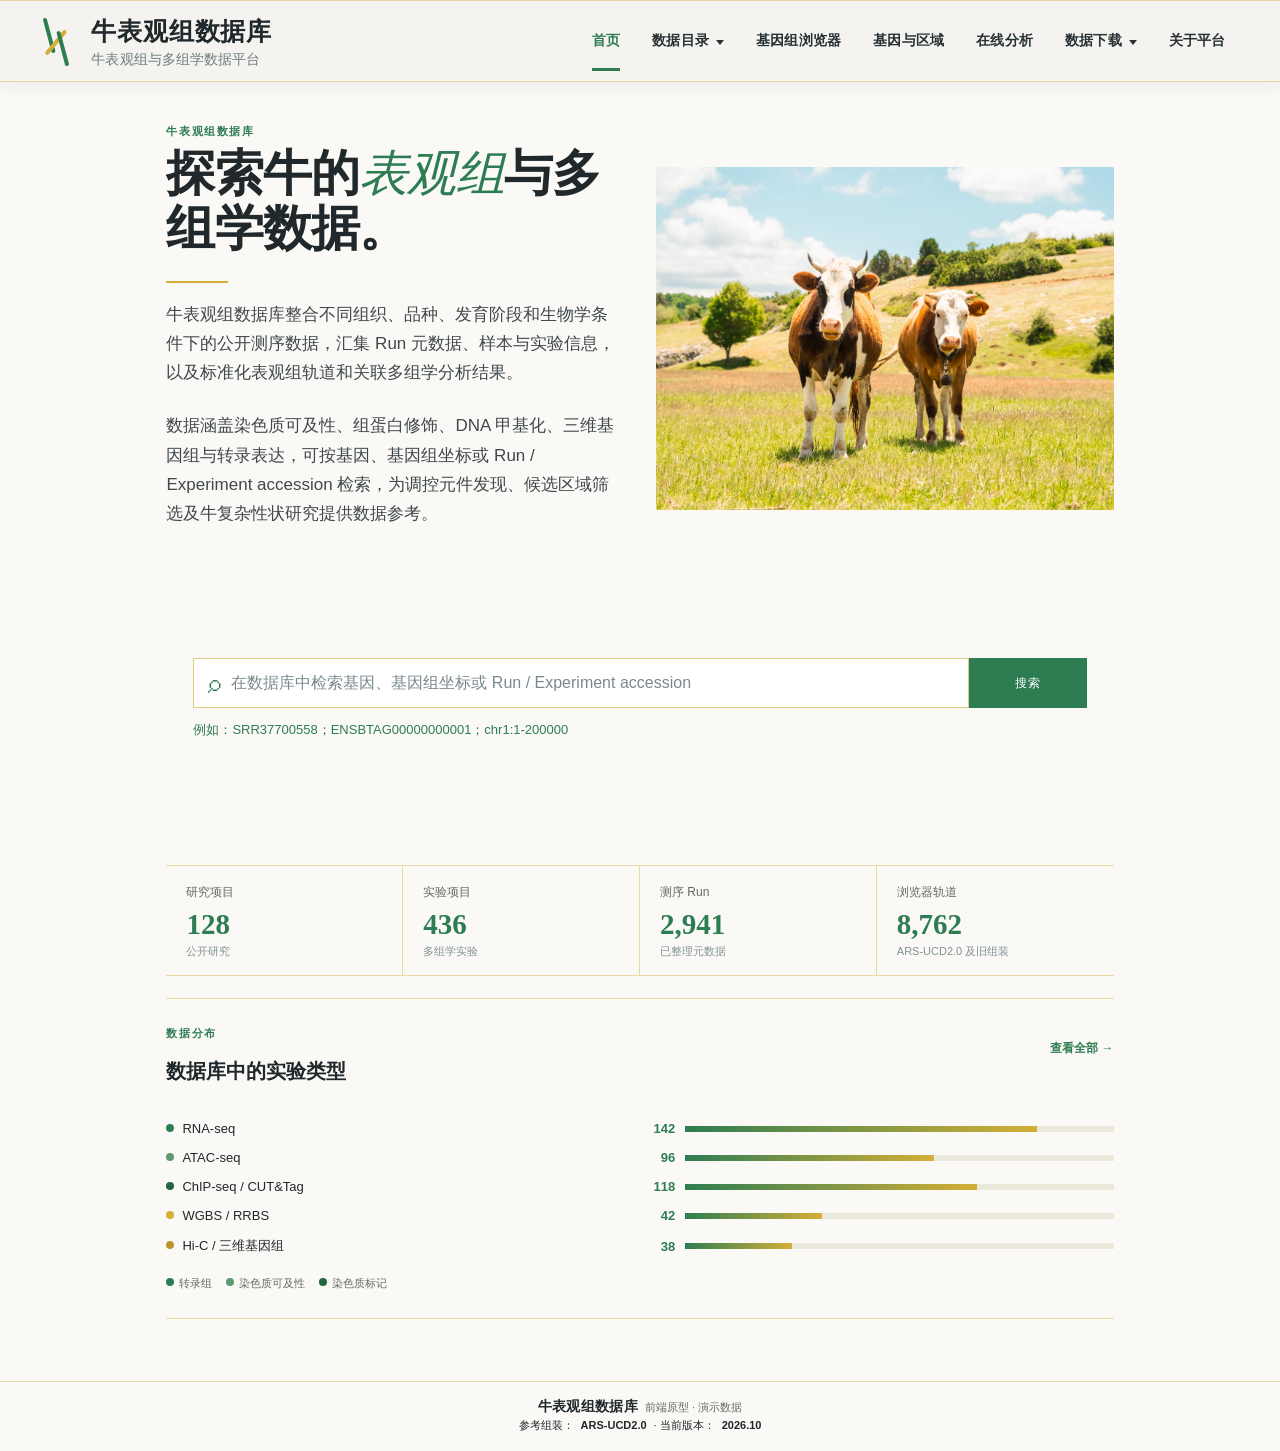
<file: index.html>
<!doctype html>
<html lang="zh-CN">
  <head>
    <meta charset="UTF-8" />
    <meta name="viewport" content="width=device-width, initial-scale=1.0" />
    <title>牛表观组数据库</title>
    <link rel="stylesheet" href="styles.css" />
  </head>
  <body>
    <header class="site-header">
      <div class="brand-strip">
        <div class="brand-wrap">
          <div class="brand-mark" aria-hidden="true"><span></span><span></span><span></span></div>
          <div>
            <div class="brand-title">牛表观组数据库</div>
            <div class="brand-subtitle">牛表观组与多组学数据平台</div>
          </div>
        </div>
      </div>
      <nav class="main-nav" aria-label="主导航">
        <a class="active" href="#home">首页</a>
        <div class="nav-dropdown">
          <button class="nav-trigger" type="button" aria-expanded="false">数据目录 <span class="nav-caret" aria-hidden="true"></span></button>
          <div class="dropdown-menu"><a href="run.html">Run 测序数据</a></div>
        </div>
        <a href="#browser">基因组浏览器</a>
        <a href="#gene">基因与区域</a>
        <a href="#analysis">在线分析</a>
        <a href="#downloads">数据下载 <span class="nav-caret" aria-hidden="true"></span></a>
        <a href="#about">关于平台</a>
      </nav>
    </header>

    <main id="home">
      <section class="portal-intro">
      <section class="hero-shell">
        <div class="hero-copy">
          <p class="eyebrow">牛表观组数据库</p>
          <h1>探索牛的<em>表观组</em>与多组学数据。</h1>
          <p class="hero-text">牛表观组数据库整合不同组织、品种、发育阶段和生物学条件下的公开测序数据，汇集 Run 元数据、样本与实验信息，以及标准化表观组轨道和关联多组学分析结果。</p>
          <p class="hero-text">数据涵盖染色质可及性、组蛋白修饰、DNA 甲基化、三维基因组与转录表达，可按基因、基因组坐标或 Run / Experiment accession 检索，为调控元件发现、候选区域筛选及牛复杂性状研究提供数据参考。</p>
        </div>
        <div class="hero-art">
          <img src="cattle-hero.jpg" width="5641" height="3761" alt="两头牛站在蓝天与草地之间的牧场中" />
        </div>
      </section>

      <section class="search-band" id="catalog">
        <article class="search-card">
          <form id="quickSearch" class="quick-search">
            <label class="sr-only" for="quickSearchInput">数据库搜索</label>
            <div class="search-input-wrap">
              <span class="search-icon" aria-hidden="true">⌕</span>
              <input id="quickSearchInput" type="search" placeholder="在数据库中检索基因、基因组坐标或 Run / Experiment accession" />
            </div>
            <button class="button primary" type="submit">搜索</button>
          </form>
          <p class="search-examples">例如：SRR37700558；ENSBTAG00000000001；chr1:1-200000</p>
          <p id="searchFeedback" class="search-feedback" aria-live="polite"></p>
        </article>
      </section>
      </section>

      <section class="stats-grid" aria-label="数据库概览">
        <div class="stat-card"><span>研究项目</span><strong>128</strong><small>公开研究</small></div>
        <div class="stat-card"><span>实验项目</span><strong>436</strong><small>多组学实验</small></div>
        <div class="stat-card"><span>测序 Run</span><strong>2,941</strong><small>已整理元数据</small></div>
        <div class="stat-card"><span>浏览器轨道</span><strong>8,762</strong><small>ARS-UCD2.0 及旧组装</small></div>
      </section>

      <section class="content-grid">
        <article class="assay-card" id="analysis">
          <div class="panel-heading"><div><div class="section-kicker">数据分布</div><h2>数据库中的实验类型</h2></div><a href="#catalog">查看全部 →</a></div>
          <div class="assay-list">
            <div class="assay-row"><div><span class="dot rna"></span>RNA-seq</div><strong>142</strong><div class="bar"><i style="width:82%"></i></div></div>
            <div class="assay-row"><div><span class="dot atac"></span>ATAC-seq</div><strong>96</strong><div class="bar"><i style="width:58%"></i></div></div>
            <div class="assay-row"><div><span class="dot chip"></span>ChIP-seq / CUT&amp;Tag</div><strong>118</strong><div class="bar"><i style="width:68%"></i></div></div>
            <div class="assay-row"><div><span class="dot methyl"></span>WGBS / RRBS</div><strong>42</strong><div class="bar"><i style="width:32%"></i></div></div>
            <div class="assay-row"><div><span class="dot hic"></span>Hi-C / 三维基因组</div><strong>38</strong><div class="bar"><i style="width:25%"></i></div></div>
          </div>
          <div class="legend"><span><i class="dot rna"></i>转录组</span><span><i class="dot atac"></i>染色质可及性</span><span><i class="dot chip"></i>染色质标记</span></div>
        </article>
      </section>
    </main>

    <footer class="site-footer" id="about"><div><strong>牛表观组数据库</strong><span>前端原型 · 演示数据</span></div><div>参考组装：<b>ARS-UCD2.0</b> · 当前版本：<b>2026.10</b></div></footer>

    <script src="app.js"></script>
  </body>
</html>
</file>
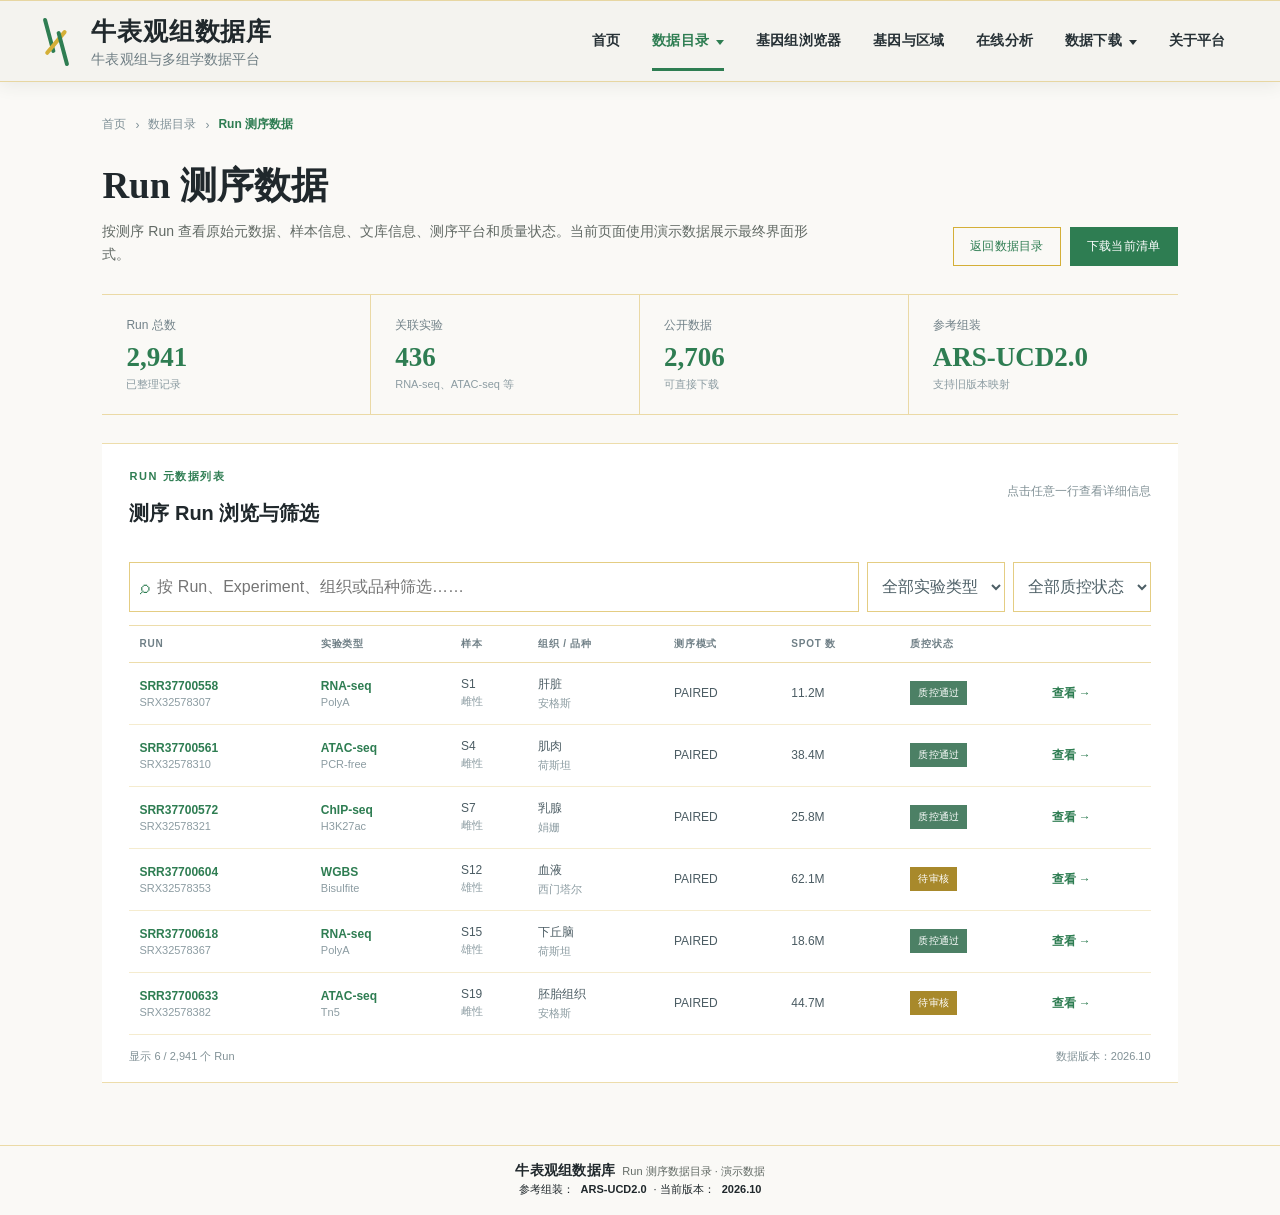
<file: run.html>
<!doctype html>
<html lang="zh-CN">
  <head>
    <meta charset="UTF-8" />
    <meta name="viewport" content="width=device-width, initial-scale=1.0" />
    <title>Run 测序数据 | 牛表观组数据库</title>
    <link rel="stylesheet" href="styles.css" />
  </head>
  <body>
    <header class="site-header">
      <div class="brand-strip">
        <div class="brand-wrap">
          <div class="brand-mark" aria-hidden="true"><span></span><span></span><span></span></div>
          <div>
            <div class="brand-title">牛表观组数据库</div>
            <div class="brand-subtitle">牛表观组与多组学数据平台</div>
          </div>
        </div>
      </div>
      <nav class="main-nav" aria-label="主导航">
        <a href="index.html">首页</a>
        <div class="nav-dropdown">
          <button class="nav-trigger active" type="button" aria-expanded="false">数据目录 <span class="nav-caret" aria-hidden="true"></span></button>
          <div class="dropdown-menu"><a href="run.html">Run 测序数据</a></div>
        </div>
        <a href="index.html#browser">基因组浏览器</a>
        <a href="index.html#gene">基因与区域</a>
        <a href="index.html#analysis">在线分析</a>
        <a href="index.html#downloads">数据下载 <span class="nav-caret" aria-hidden="true"></span></a>
        <a href="index.html#about">关于平台</a>
      </nav>
    </header>

    <main id="run-page">
      <div class="breadcrumb"><a href="index.html">首页</a><span>›</span><a href="index.html#catalog">数据目录</a><span>›</span><strong>Run 测序数据</strong></div>
      <section class="run-page-intro">
        <div>
          <h1>Run 测序数据</h1>
          <p>按测序 Run 查看原始元数据、样本信息、文库信息、测序平台和质量状态。当前页面使用演示数据展示最终界面形式。</p>
        </div>
        <div class="run-page-actions"><a class="button ghost" href="index.html#catalog">返回数据目录</a><button class="button primary" type="button">下载当前清单</button></div>
      </section>

      <section class="run-overview" aria-label="Run 数据概览">
        <div><span>Run 总数</span><strong>2,941</strong><small>已整理记录</small></div>
        <div><span>关联实验</span><strong>436</strong><small>RNA-seq、ATAC-seq 等</small></div>
        <div><span>公开数据</span><strong>2,706</strong><small>可直接下载</small></div>
        <div><span>参考组装</span><strong>ARS-UCD2.0</strong><small>支持旧版本映射</small></div>
      </section>

      <section class="runs-card run-data-section" id="run-data">
        <div class="panel-heading runs-heading"><div><div class="section-kicker">RUN 元数据列表</div><h2>测序 Run 浏览与筛选</h2></div><span class="table-note">点击任意一行查看详细信息</span></div>
        <div class="table-tools">
          <label class="table-search"><span>⌕</span><input id="runSearch" type="search" placeholder="按 Run、Experiment、组织或品种筛选……" /></label>
          <select id="assayFilter"><option value="all">全部实验类型</option><option value="RNA-seq">RNA-seq</option><option value="ATAC-seq">ATAC-seq</option><option value="ChIP-seq">ChIP-seq</option><option value="WGBS">WGBS</option></select>
          <select id="statusFilter"><option value="all">全部质控状态</option><option value="QC passed">质控通过</option><option value="Review">待审核</option></select>
        </div>
        <div class="table-wrap">
          <table>
            <thead><tr><th>Run</th><th>实验类型</th><th>样本</th><th>组织 / 品种</th><th>测序模式</th><th>Spot 数</th><th>质控状态</th><th></th></tr></thead>
            <tbody id="runTableBody"></tbody>
          </table>
        </div>
        <div class="table-footer"><span id="runCount">显示 6 / 2,941 个 Run</span><span>数据版本：2026.10</span></div>
      </section>
    </main>

    <footer class="site-footer"><div><strong>牛表观组数据库</strong><span>Run 测序数据目录 · 演示数据</span></div><div>参考组装：<b>ARS-UCD2.0</b> · 当前版本：<b>2026.10</b></div></footer>

    <div id="runDrawer" class="drawer-backdrop" aria-hidden="true">
      <aside class="run-drawer" role="dialog" aria-modal="true" aria-labelledby="drawerTitle">
        <button id="closeDrawer" class="close-button" type="button" aria-label="关闭">×</button>
        <div class="section-kicker">RUN 详情</div><h2 id="drawerTitle">SRR37700558</h2><p id="drawerSubtitle" class="drawer-subtitle">RNA-seq · S1 · 雌性</p>
        <div id="drawerBody" class="drawer-grid"></div>
        <div class="drawer-actions"><button class="button primary" type="button">打开浏览器</button><button class="button ghost" type="button">下载元数据</button></div>
      </aside>
    </div>
    <script src="app.js"></script>
  </body>
</html>
</file>
<file: styles.css>
:root {
  --maroon: #2E7D52;
  --maroon-dark: #246441;
  --ink: #20282c;
  --muted: #626a65;
  --paper: #ffffff;
  --surface: #FAF9F6;
  --cream: #FAF9F6;
  --line: rgba(212, 175, 55, .42);
  --gold: #D4AF37;
  --nav-bg: #f4f3ef;
  --nav-bg-hover: #f4f3ef;
  --nav-text: #273136;
  --shadow: 0 10px 30px rgba(56, 67, 54, .08);
}

* { box-sizing: border-box; }
html { scroll-behavior: smooth; }
body { margin: 0; overflow-x: hidden; background: var(--cream); color: var(--ink); font-family: Arial, Helvetica, sans-serif; }
a { color: inherit; text-decoration: none; }
button, input, select { font: inherit; }
.site-header { position: sticky; top: 0; z-index: 15; max-width: none; margin: 0; padding: 0 3vw; background: var(--nav-bg); border-top: 1px solid var(--line); border-bottom: 1px solid var(--line); display: flex; align-items: center; justify-content: space-between; gap: 18px; box-shadow: 0 4px 16px rgba(56, 67, 54, .08); }
.brand-strip { min-height: 78px; flex: 1 1 auto; padding: 9px 0 7px; display: flex; align-items: center; justify-content: space-between; gap: 16px; }
.brand-wrap { display: flex; align-items: center; gap: 17px; }
.brand-mark { width: 36px; height: 46px; position: relative; display: flex; gap: 4px; align-items: center; justify-content: center; transform: rotate(12deg); }
.brand-mark span { display: block; height: 36px; width: 4px; border-radius: 5px; background: var(--maroon); }
.brand-mark span:nth-child(1) { transform: translateY(-5px) rotate(-27deg); }
.brand-mark span:nth-child(2) { height: 31px; background: var(--gold); transform: rotate(28deg); }
.brand-mark span:nth-child(3) { transform: translateY(5px) rotate(-27deg); }
.brand-title { color: var(--ink); font: 700 25px Georgia, serif; letter-spacing: .8px; }
.brand-title span { font-weight: 400; }
.brand-subtitle { margin-top: 3px; color: #6e7d83; font: 14px Georgia, serif; letter-spacing: .1px; }
.main-nav { display: flex; align-items: stretch; justify-content: flex-end; flex: 0 0 auto; }
.main-nav a, .main-nav .nav-trigger { position: relative; display: flex; align-items: center; min-height: 80px; color: var(--nav-text); padding: 0 16px; font-size: 14px; font-weight: 600; letter-spacing: .2px; white-space: nowrap; transition: color .2s, background .2s; }
.main-nav a:hover, .main-nav .nav-trigger:hover { color: var(--nav-text); background: var(--nav-bg); }
.main-nav a.active, .main-nav .nav-trigger.active { color: var(--maroon); background: var(--nav-bg); }
.main-nav a.active:after, .main-nav .nav-trigger.active:after { content: ""; position: absolute; right: 16px; bottom: 10px; left: 16px; height: 3px; background: var(--maroon); }
.nav-dropdown { position: relative; display: flex; align-items: stretch; }
.nav-trigger { display: flex; align-items: center; border: 0; background: transparent; cursor: pointer; }
.nav-dropdown:hover .dropdown-menu, .nav-dropdown.open .dropdown-menu { display: block; }
.dropdown-menu { position: absolute; top: calc(100% - 1px); left: 0; z-index: 30; display: none; width: max-content; min-width: 100%; max-width: min(320px, 80vw); max-height: min(60vh, 360px); overflow-y: auto; padding: 7px 0; background: var(--paper); border: 1px solid var(--line); box-shadow: 0 8px 18px rgba(56, 67, 54, .13); }
.dropdown-menu a { display: block; min-height: auto; padding: 10px 14px; color: var(--nav-text); white-space: nowrap; }
.dropdown-menu a:hover { background: var(--nav-bg); }
.nav-caret { display: inline-block; width: 0; height: 0; margin-left: 7px; border-top: 5px solid currentColor; border-right: 4px solid transparent; border-left: 4px solid transparent; transform: translateY(1px); }
.nav-dropdown.open .nav-caret { transform: translateY(-1px) rotate(180deg); }
main { --main-pad: clamp(48px, 8vw, 120px); width: 100%; margin: 0; padding: 34px var(--main-pad) 62px; background: var(--surface); border-left: 0; border-right: 0; }
main#home { padding-top: 0; }
.portal-intro { overflow: hidden; margin-top: 0; margin-left: calc(var(--main-pad) * -1); margin-right: calc(var(--main-pad) * -1); padding: 0 calc(var(--main-pad) + 5vw) 25px; background: var(--surface); border-top: 0; border-bottom: 0; }
.portal-intro .hero-shell { margin: 0; padding-left: 0; padding-right: 0; border: 0; background: transparent; }
.portal-intro .hero-shell:before, .portal-intro .hero-shell:after { display: none; }
.portal-intro .search-band { margin-top: 0; padding-top: 25px; border-top: 0; border-bottom: 0; background: transparent; }
.hero-shell { min-height: 300px; padding: 42px 48px 36px; border: 1px solid var(--line); background: transparent; display: grid; grid-template-columns: minmax(0, 1fr) minmax(0, 1fr); gap: 32px; align-items: center; overflow: hidden; position: relative; }
.hero-shell:before, .hero-shell:after { content: ""; position: absolute; border-radius: 50%; filter: blur(1px); opacity: .28; }
.hero-shell:before { width: 190px; height: 190px; left: -102px; top: -70px; background: #c8dfe1; }
.hero-shell:after { width: 260px; height: 180px; right: -100px; bottom: -105px; background: #b5d0d0; }
.hero-copy { position: relative; z-index: 1; max-width: 600px; }
.eyebrow, .section-kicker { margin: 0 0 8px; color: var(--maroon); font-size: 11px; font-weight: 700; letter-spacing: 1.6px; }
.hero-copy h1 { margin: 0; color: var(--ink); font: 700 49px/1.12 Georgia, serif; letter-spacing: -.8px; }
.hero-copy h1:after { content: ""; display: block; width: 62px; height: 2px; margin-top: 24px; background: var(--gold); }
.hero-copy h1 em { color: var(--maroon); font-weight: 400; }
.hero-text { max-width: 640px; margin: 17px 0 24px; color: #3f484d; font-size: 17px; line-height: 1.72; }
.hero-actions, .link-row, .drawer-actions { display: flex; gap: 10px; flex-wrap: wrap; }
.button { border: 1px solid transparent; cursor: pointer; padding: 10px 16px; font-size: 12px; letter-spacing: .3px; transition: transform .18s, box-shadow .18s, background .18s; }
.button:hover { transform: translateY(-1px); box-shadow: 0 5px 13px rgba(28, 70, 78, .13); }
.button.primary { color: #fff; background: var(--maroon); }
.button.primary:hover { background: var(--maroon-dark); }
.button.ghost { color: var(--maroon); background: transparent; border-color: var(--gold); }
.hero-art { position: relative; z-index: 1; align-self: center; justify-self: end; width: min(100%, 700px); }
.hero-art img { display: block; width: 100%; max-width: 100%; height: auto; aspect-ratio: 4 / 3; object-fit: cover; border-radius: 2px; }
.intro-grid, .content-grid { display: grid; grid-template-columns: 1fr; gap: 0; margin: 22px 5vw 0; background: var(--surface); border-top: 1px solid var(--line); border-bottom: 1px solid var(--line); }
.paper-card { background: var(--paper); }
.intro-card, .search-card, .assay-card, .release-card { padding: 27px; }
.intro-card, .assay-card { border: 0; box-shadow: none; }
.search-band { margin-top: 22px; padding: 24px 0; border-top: 1px solid var(--line); border-bottom: 1px solid var(--line); }
.search-card { margin: 0; border: 0; background: transparent; box-shadow: none; }
.search-examples { margin: 12px 0 0; color: var(--maroon); font-size: 13px; line-height: 1.6; }
.release-card { border: 0; border-left: 1px solid var(--line); box-shadow: none; }
.assay-card { padding-left: 0; padding-right: 0; }
.paper-card h2 { margin: 0; color: var(--ink); font: 700 23px/1.25 Georgia, serif; }
.intro-card h2 { max-width: 500px; }
.intro-card p { max-width: 590px; margin: 13px 0 17px; color: var(--muted); font-size: 14px; line-height: 1.65; }
.link-row { gap: 20px; }
.link-row a, .panel-heading a, .table-footer a { color: var(--maroon); font-size: 12px; font-weight: 700; }
.link-row span { color: var(--gold); padding-left: 4px; }
.portal-intro .search-card { background: transparent; }
.quick-search { display: flex; gap: 0; margin-top: 18px; }
.search-input-wrap { position: relative; display: flex; align-items: center; min-width: 0; flex: 1; border: 1px solid rgba(212, 175, 55, .62); background: var(--paper); }
.search-icon { flex: 0 0 auto; padding-left: 14px; color: var(--maroon); font-size: 25px; line-height: 1; transform: translateY(-1px); }
.quick-search input, .table-search input { min-width: 0; flex: 1; border: 0; background: transparent; color: var(--ink); padding: 15px 13px 15px 10px; outline: none; }
.quick-search input::placeholder { color: #7a898f; opacity: 1; }
.quick-search input:focus, .table-search input:focus, select:focus { border-color: var(--maroon); box-shadow: none; }
.search-input-wrap:focus-within { border-color: var(--maroon); box-shadow: 0 0 0 3px rgba(46, 125, 82, .1); }
.quick-search .button { min-width: 118px; border: 1px solid var(--maroon); }
.search-feedback { min-height: 18px; margin: 8px 0 0; color: #718188; font-size: 12px; }
.search-links { display: flex; gap: 16px; flex-wrap: wrap; }
.search-links a { color: var(--maroon); font-size: 12px; text-decoration: underline; text-underline-offset: 3px; }
.stats-grid { display: grid; grid-template-columns: repeat(4, 1fr); gap: 0; margin: 22px 5vw 0; background: var(--surface); border-top: 1px solid var(--line); border-bottom: 1px solid var(--line); }
.stat-card { padding: 18px 20px 16px; background: transparent; border-right: 1px solid var(--line); }
.stat-card:last-child { border-right: 0; }
.stat-card span, .stat-card small { display: block; color: var(--muted); font-size: 12px; }
.stat-card strong { display: block; margin: 7px 0 3px; color: var(--maroon); font: 700 29px Georgia, serif; }
.stat-card small { color: #819196; font-size: 11px; }
.panel-heading { display: flex; align-items: flex-start; justify-content: space-between; gap: 15px; margin-bottom: 20px; }
.panel-heading h2 { font-size: 20px; }
.panel-heading a { white-space: nowrap; padding-top: 14px; }
.assay-list { display: grid; gap: 14px; }
.assay-row { display: grid; grid-template-columns: 1.6fr 42px 1.5fr; gap: 10px; align-items: center; font-size: 13px; }
.assay-row > div:first-child { white-space: nowrap; }
.assay-row strong { color: var(--maroon); font-size: 13px; text-align: right; }
.dot { display: inline-block; width: 8px; height: 8px; margin-right: 8px; border-radius: 50%; vertical-align: 1px; }
.dot.rna { background: #2E7D52; } .dot.atac { background: #5d9a73; } .dot.chip { background: #246441; } .dot.methyl { background: #D4AF37; } .dot.hic { background: #b9962f; }
.bar { height: 6px; background: #ebe8dc; overflow: hidden; }
.bar i { display: block; height: 100%; background: linear-gradient(90deg, #2E7D52, #D4AF37); }
.legend { display: flex; gap: 14px; flex-wrap: wrap; margin-top: 21px; color: var(--muted); font-size: 11px; }
.legend .dot { margin-right: 5px; }
.release-card { background: var(--paper); }
.release-item { display: grid; grid-template-columns: 52px 1fr; gap: 12px; padding: 12px 0; border-top: 1px solid var(--line); }
.release-date { padding: 6px 0; color: var(--maroon); font: 700 20px Georgia, serif; text-align: center; }
.release-date span { display: block; margin-top: 2px; color: #87979d; font: 700 10px Arial, sans-serif; letter-spacing: 1px; }
.release-item strong { display: block; margin: 3px 0 5px; font-size: 13px; }
.release-item p { margin: 0; color: var(--muted); font-size: 12px; line-height: 1.4; }
.runs-card { margin-top: 22px; padding: 25px 0 18px; background: var(--paper); border-top: 1px solid var(--line); border-bottom: 1px solid var(--line); }
.runs-card .panel-heading, .runs-card .table-tools, .runs-card .table-wrap, .runs-card .table-footer { margin-left: 27px; margin-right: 27px; }
.runs-heading { margin-bottom: 18px; }
.table-tools { display: flex; gap: 8px; margin-bottom: 13px; }
.table-search { display: flex; flex: 1; align-items: center; border: 1px solid rgba(212, 175, 55, .62); background: var(--paper); }
.table-search span { color: var(--maroon); padding-left: 10px; font-size: 19px; }
.table-search input { border: 0; padding-left: 7px; box-shadow: none !important; }
select { border: 1px solid rgba(212, 175, 55, .62); background: var(--paper); color: #4d5f66; padding: 0 10px; outline: none; }
.table-wrap { overflow-x: auto; }
table { width: 100%; min-width: 850px; border-collapse: collapse; font-size: 12px; }
th { padding: 11px 10px; color: #6f7f86; border-top: 1px solid var(--line); border-bottom: 1px solid var(--line); font-size: 10px; letter-spacing: .8px; text-align: left; text-transform: uppercase; }
td { padding: 13px 10px; border-bottom: 1px solid rgba(212, 175, 55, .24); color: #4b5c63; vertical-align: middle; }
tbody tr { cursor: pointer; transition: background .18s; }
tbody tr:hover { background: #f3f5ee; }
td strong { color: var(--maroon); font-size: 12px; }
.subcell { display: block; margin-top: 3px; color: #8c9ca2; font-size: 11px; }
.badge { display: inline-block; padding: 5px 8px; color: #fff; background: #4c8065; font-size: 10px; letter-spacing: .2px; }
.badge.review { background: #a8892b; }
.view-link { color: var(--maroon); font-weight: 700; white-space: nowrap; }
.table-footer { display: flex; justify-content: space-between; gap: 12px; padding-top: 14px; color: #819196; font-size: 11px; }
.site-footer { display: flex; flex-direction: column; align-items: center; justify-content: center; gap: 2px; padding: 16px max(30px, calc((100% - 1180px) / 2)) 18px; color: var(--ink); background: var(--cream); border-top: 1px solid var(--line); text-align: center; font-size: 11px; line-height: 1.35; }
.site-footer > div { display: flex; align-items: center; justify-content: center; gap: 7px; flex-wrap: wrap; }
.site-footer strong { display: inline; margin: 0; color: var(--ink); font: 700 14px Georgia, serif; letter-spacing: .3px; }
.site-footer span { color: var(--muted); }
.site-footer b { color: var(--ink); font-weight: 600; }
.breadcrumb { display: flex; align-items: center; gap: 9px; margin: 0 0 22px; color: #7f9097; font-size: 12px; }
.breadcrumb a { color: #7f9097; }
.breadcrumb a:hover { color: var(--nav-text); }
.breadcrumb strong { color: var(--maroon); font-weight: 700; }
.run-page-intro { display: flex; align-items: flex-end; justify-content: space-between; gap: 24px; padding: 10px 0 28px; border-bottom: 1px solid var(--line); }
.run-page-intro h1 { margin: 0; color: var(--ink); font: 700 37px/1.15 Georgia, serif; }
.run-page-intro p { max-width: 720px; margin: 12px 0 0; color: var(--muted); font-size: 14px; line-height: 1.65; }
.run-page-actions { display: flex; gap: 9px; flex: 0 0 auto; }
.run-overview { display: grid; grid-template-columns: repeat(4, 1fr); margin: 0 0 28px; border-bottom: 1px solid var(--line); }
.run-overview > div { padding: 22px 24px; border-right: 1px solid var(--line); }
.run-overview > div:last-child { border-right: 0; }
.run-overview span, .run-overview small { display: block; color: #718188; font-size: 12px; }
.run-overview strong { display: block; margin: 8px 0 4px; color: var(--maroon); font: 700 27px Georgia, serif; }
.run-overview small { color: #8c9ca2; font-size: 11px; }
.run-data-section { margin-top: 0; }
.table-note { padding-top: 14px; color: #819196; font-size: 12px; }
.drawer-backdrop { position: fixed; inset: 0; z-index: 20; display: none; background: rgba(24, 58, 60, .42); }
.drawer-backdrop.open { display: block; }
.run-drawer { width: min(480px, 100%); height: 100%; margin-left: auto; padding: 34px 30px; overflow-y: auto; background: #ffffff; box-shadow: -12px 0 30px rgba(24, 58, 60, .18); animation: slide-in .22s ease-out; }
@keyframes slide-in { from { transform: translateX(30px); opacity: 0; } to { transform: translateX(0); opacity: 1; } }
.close-button { float: right; border: 0; background: transparent; color: #6f7f86; cursor: pointer; font-size: 29px; line-height: 1; }
.run-drawer h2 { margin: 8px 0 4px; color: var(--ink); font: 700 30px Georgia, serif; }
.drawer-subtitle { margin: 0 0 23px; color: #718188; font-size: 13px; }
.drawer-grid { display: grid; grid-template-columns: 1fr 1fr; border-top: 1px solid var(--line); }
.drawer-grid div { padding: 13px 0; border-bottom: 1px solid rgba(212, 175, 55, .24); }
.drawer-grid dt { color: #829399; font-size: 10px; letter-spacing: .6px; text-transform: uppercase; }
.drawer-grid dd { margin: 5px 0 0; color: #2f4148; font-size: 13px; }
.drawer-actions { margin-top: 24px; }
.sr-only { position: absolute; width: 1px; height: 1px; padding: 0; margin: -1px; overflow: hidden; clip: rect(0, 0, 0, 0); white-space: nowrap; border: 0; }
@media (max-width: 900px) {
  .site-header { align-items: stretch; flex-direction: column; gap: 0; }
  .brand-strip { align-items: flex-start; flex-direction: column; min-height: 104px; }
  .main-nav { justify-content: flex-start; overflow-x: auto; border-top: 1px solid var(--line); }
  .main-nav a, .main-nav .nav-trigger { min-height: auto; padding: 16px 18px; font-size: 13px; }
  .main-nav a.active:after, .main-nav .nav-trigger.active:after { right: 18px; bottom: 7px; left: 18px; }
  .hero-shell, .hero-copy, .hero-art { min-width: 0; }
  .hero-shell { grid-template-columns: minmax(0, 1fr); }
  .hero-art { width: 100%; max-width: 570px; margin: 0 auto; justify-self: center; }
  .intro-grid, .content-grid { grid-template-columns: 1fr; }
  .run-page-intro { align-items: flex-start; flex-direction: column; }
  .run-overview { grid-template-columns: repeat(2, 1fr); }
  .run-overview > div:nth-child(2) { border-right: 0; }
  .run-overview > div:nth-child(-n+2) { border-bottom: 1px solid var(--line); }
  .stats-grid { grid-template-columns: repeat(2, 1fr); }
}
@media (min-width: 901px) and (max-width: 1100px) {
  .site-header { padding-left: 20px; padding-right: 20px; }
  .brand-title { font-size: 26px; white-space: nowrap; }
  .brand-subtitle { font-size: 16px; white-space: nowrap; }
  .main-nav a, .main-nav .nav-trigger { padding-left: 10px; padding-right: 10px; font-size: 12px; }
}
@media (max-width: 600px) {
  .site-header, main { padding-left: 17px; padding-right: 17px; }
  main { --main-pad: 17px; }
  .brand-strip { padding-left: 0; padding-right: 0; }
  .brand-title { font-size: 26px; }
  .brand-subtitle { font-size: 17px; }
  .main-nav { justify-content: flex-start; overflow-x: auto; flex-wrap: nowrap; padding: 0; margin: 0 -17px; }
  .main-nav a, .main-nav .nav-trigger { flex: 0 0 auto; padding: 14px 16px; font-size: 11px; }
  .hero-shell { padding: 25px 22px 17px; }
  .hero-copy h1 { font-size: 34px; }
  .stats-grid { gap: 8px; }
  .stat-card { padding: 14px; }
  .stat-card strong { font-size: 24px; }
  .intro-card, .assay-card, .release-card { padding-left: 18px; padding-right: 18px; }
  .search-card { margin-right: 0; margin-left: 0; padding-left: 0; padding-right: 0; }
  .runs-card .panel-heading, .runs-card .table-tools, .runs-card .table-wrap, .runs-card .table-footer { margin-left: 18px; margin-right: 18px; }
  .quick-search, .table-tools { flex-direction: column; }
  .search-input-wrap { width: 100%; }
  .quick-search .button { width: 100%; }
  .table-tools select { min-height: 38px; }
  .site-footer { flex-direction: column; padding: 14px 17px 16px; }
}
</file>
